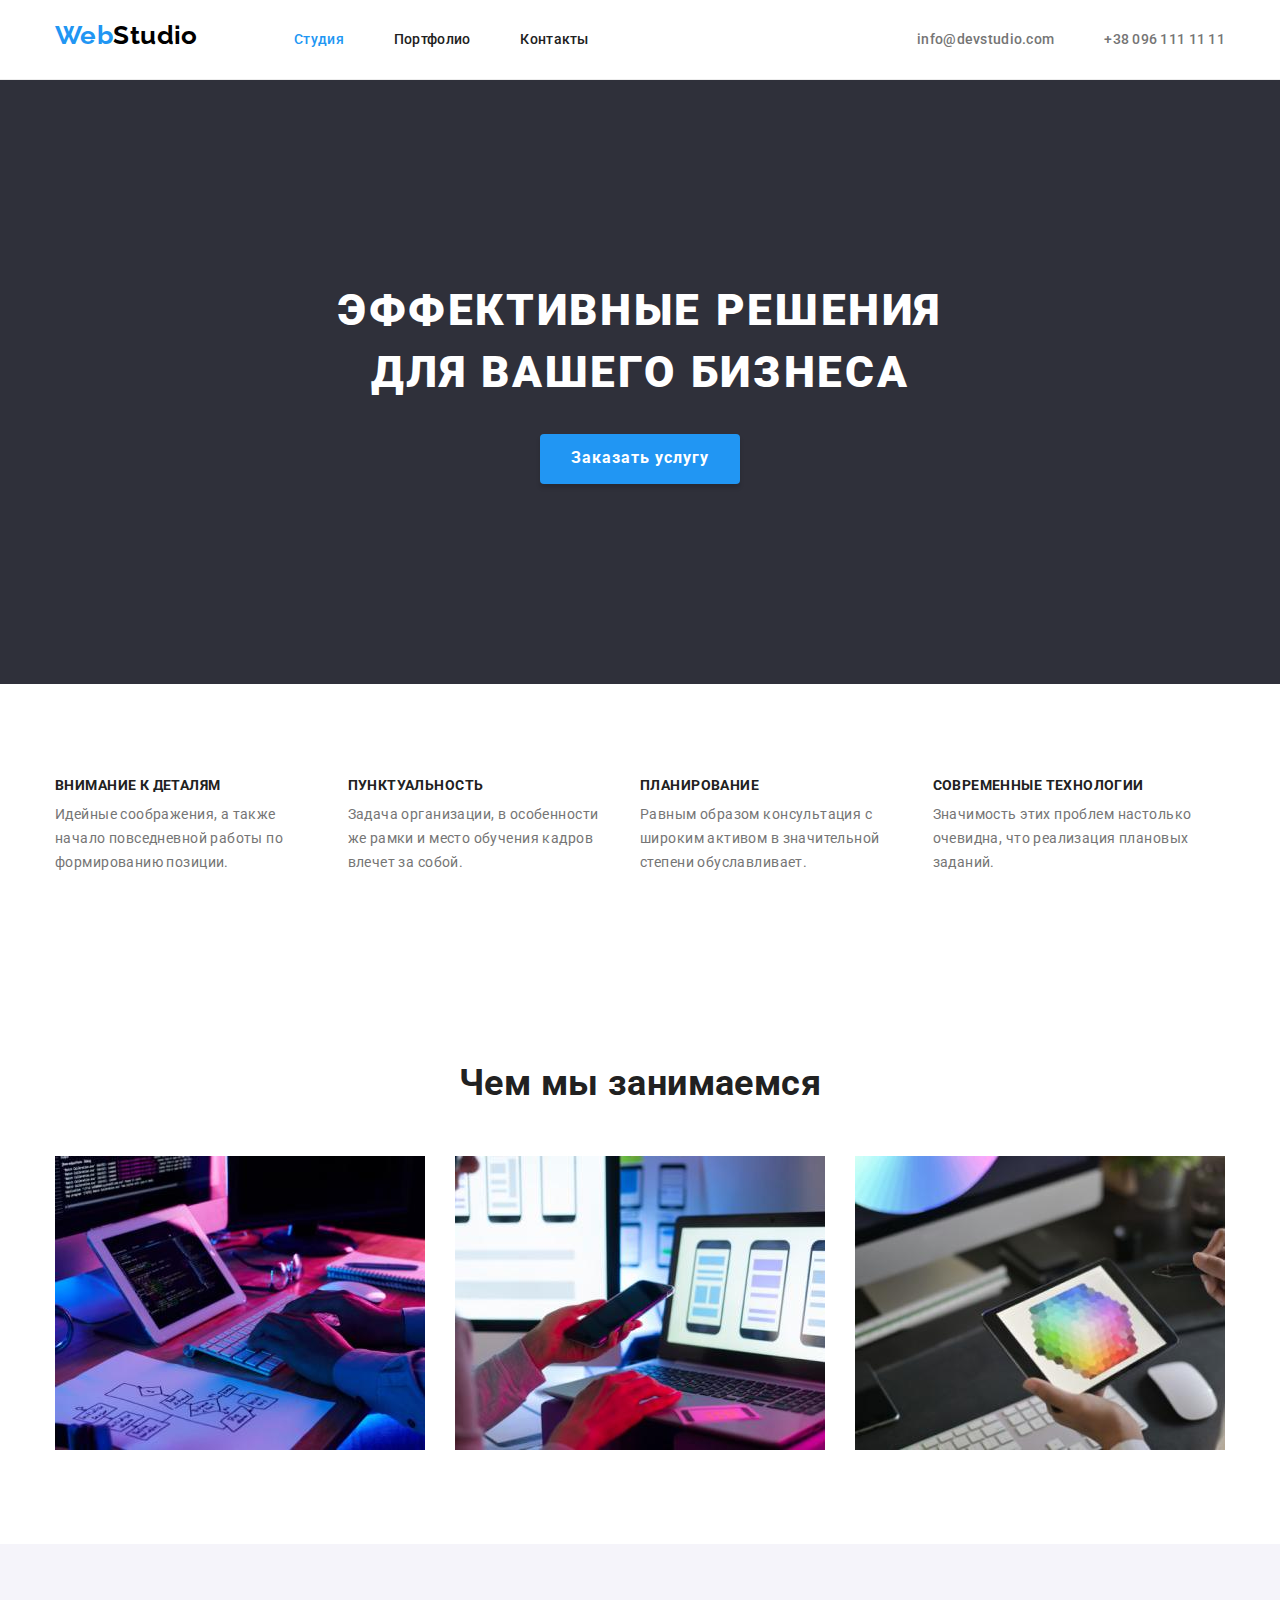
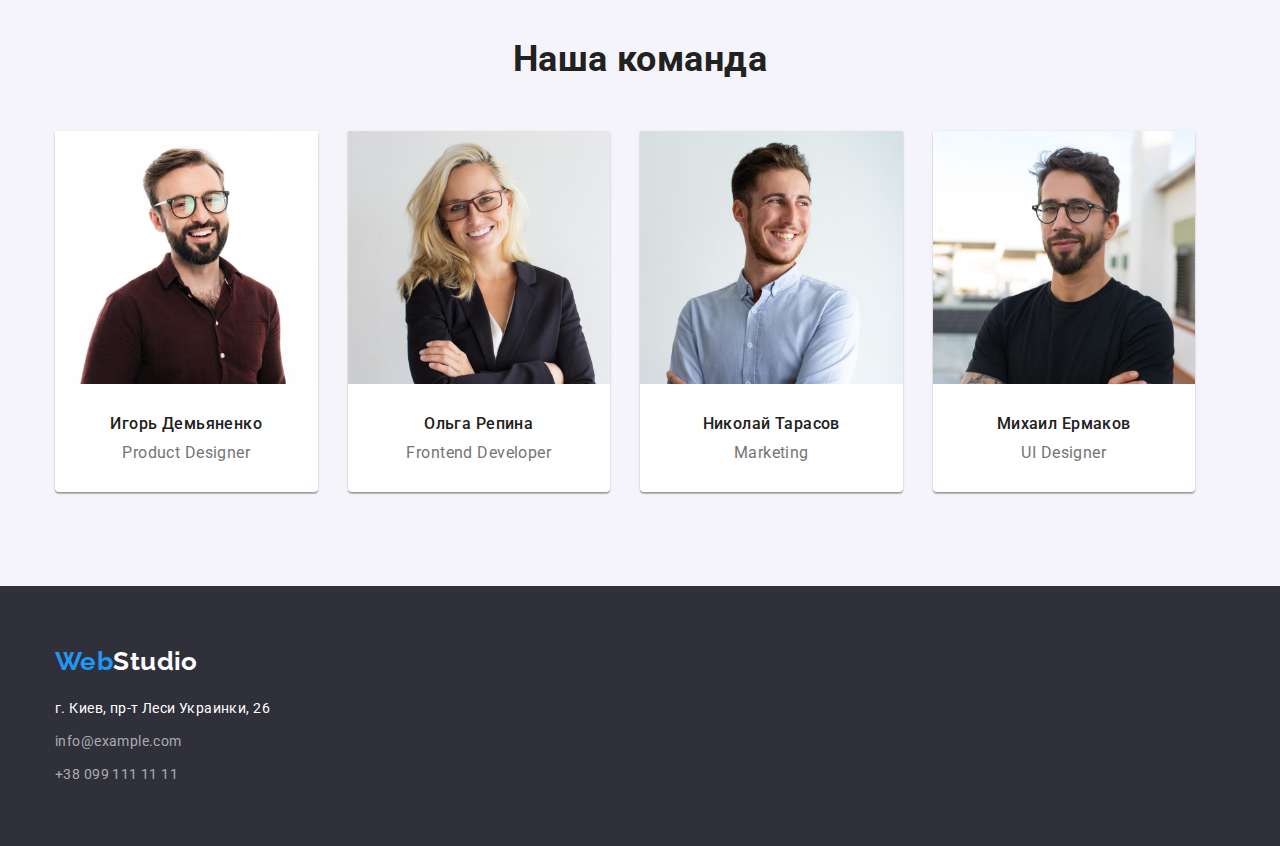
<file: index.html>
<!DOCTYPE html>
<html lang="ru">
  <head>
    <meta http-equiv="X-UA-Compatible" content="IE=edge" />
    <meta charset="UTF-8" />
    <meta name="viewport" content="width=device-width, initial-scale=1.0" />
    <title>WebStudio</title>
    <link rel="preconnect" href="https://fonts.gstatic.com" />
    <!-- Connecting Google fonts -->
    <link
      href="https://fonts.googleapis.com/css2?family=Raleway:wght@700&family=Roboto:wght@400;500;700;900&display=swap"
      rel="stylesheet"
    />
    <!-- Connecting CSS Styles -->
    <link
      rel="stylesheet"
      href="https://cdnjs.cloudflare.com/ajax/libs/modern-normalize/1.0.0/modern-normalize.min.css"
    />
    <link rel="stylesheet" href="css/styles.css" />
  </head>
  <body>
    <!-- Header -->
    <header class="page-header">
      <!-- Main navigation -->
      <div class="container">
        <nav>
          <!-- A logo is always a link -->
          <a class="link logo" href="./index.html" lang="en"
            ><span class="logo-accent">Web</span>Studio</a
          >

          <ul class="list site-nav">
            <li class="item">
              <a class="link current" href="./index.html">Студия</a>
            </li>
            <li class="item">
              <a class="link" href="./portfolio.html">Портфолио</a>
            </li>
            <li class="item"><a class="link" href="#">Контакты</a></li>
          </ul>
        </nav>

        <ul class="list site-nav-contacts">
          <li class="item">
            <a class="link" href="mailto:info@devstudio.com"
              >info@devstudio.com</a
            >
          </li>
          <li class="item">
            <a class="link" href="tel:+380961111111">+38 096 111 11 11</a>
          </li>
        </ul>
      </div>
    </header>

    <!-- Unique page content -->
    <main>
      <!-- Hero section -->
      <section class="hero-section">
        <div class="container">
          <h1 class="title page-title">
            Эффективные решения для вашего бизнеса
          </h1>
          <button type="button" class="hero-button hero-button-text">
            Заказать услугу
          </button>
        </div>
      </section>

      <!-- Advantages section -->
      <section class="section">
        <div class="container">
          <h2 class="title section-title visually-hidden">Наши преимущества</h2>
          <!-- Hide in CSS -->

          <ul class="list advantages-list">
            <li class="item">
              <h3 class="title advantages-title">Внимание к деталям</h3>
              <p>
                Идейные соображения, а также начало повседневной работы по
                формированию позиции.
              </p>
            </li>
            <li class="item">
              <h3 class="title advantages-title">Пунктуальность</h3>
              <p>
                Задача организации, в особенности же рамки и место обучения
                кадров влечет за собой.
              </p>
            </li>
            <li class="item">
              <h3 class="title advantages-title">Планирование</h3>
              <p>
                Равным образом консультация с широким активом в значительной
                степени обуславливает.
              </p>
            </li>
            <li class="item">
              <h3 class="title advantages-title">Современные технологии</h3>
              <p>
                Значимость этих проблем настолько очевидна, что реализация
                плановых заданий.
              </p>
            </li>
          </ul>
        </div>
      </section>

      <!-- What we do section-->
      <section class="section">
        <div class="container">
          <h2 class="title section-title what-we-do-title">
            Чем мы занимаемся
          </h2>

          <ul class="list what-we-do-list">
            <li class="item">
              <img
                src="./images/img1.jpg"
                alt="Программист, работающий на планшете"
                width="370"
              />
            </li>

            <li class="item">
              <img
                src="./images/img2.jpg"
                alt="Лэптоп с примерами работ"
                width="370"
              />
            </li>

            <li class="item">
              <img
                src="./images/img3.jpg"
                alt="Планшет с цветовой палитрой"
                width="370"
              />
            </li>
          </ul>
        </div>
      </section>

      <!-- Our team section -->
      <section class="section team-section">
        <div class="container">
          <h2 class="title section-title team-title">Наша команда</h2>

          <ul class="list team-list">
            <li class="item">
              <img src="./images/igor.jpg" alt="Игорь Демьяненко" width="270" />

              <div class="team-info">
                <h3 class="title team-names">Игорь Демьяненко</h3>
                <p class="team-position" lang="en">Product Designer</p>
              </div>
            </li>

            <li class="item">
              <img src="./images/olga.jpg" alt="Ольга Репина" width="270" />

              <div class="team-info">
                <h3 class="title team-names">Ольга Репина</h3>
                <p class="team-position" lang="en">Frontend Developer</p>
              </div>
            </li>

            <li class="item">
              <img src="./images/nick.jpg" alt="Николай Тарасов" width="270" />

              <div class="team-info">
                <h3 class="title team-names">Николай Тарасов</h3>
                <p class="team-position" lang="en">Marketing</p>
              </div>
            </li>

            <li class="item">
              <img
                src="./images/mikhail.jpg"
                alt="Михаил Ермаков"
                width="270"
              />

              <div class="team-info">
                <h3 class="title team-names">Михаил Ермаков</h3>
                <p class="team-position" lang="en">UI Designer</p>
              </div>
            </li>
          </ul>
        </div>
      </section>
    </main>

    <!-- Footer -->
    <footer class="footer">
      <div class="container">
        <a class="link logo logo-footer" href="/" lang="en"
          ><span class="logo-accent">Web</span>Studio</a
        >

        <address class="address">
          <p class="footer-address-text">г. Киев, пр-т Леси Украинки, 26</p>
          <ul class="list footer-contacts">
            <li class="item">
              <a class="link" href="mailto:info@example.com"
                >info@example.com</a
              >
            </li>
            <li class="item">
              <a class="link" href="tel:+380991111111">+38 099 111 11 11</a>
            </li>
          </ul>
        </address>
      </div>
    </footer>
  </body>
</html>
</file>
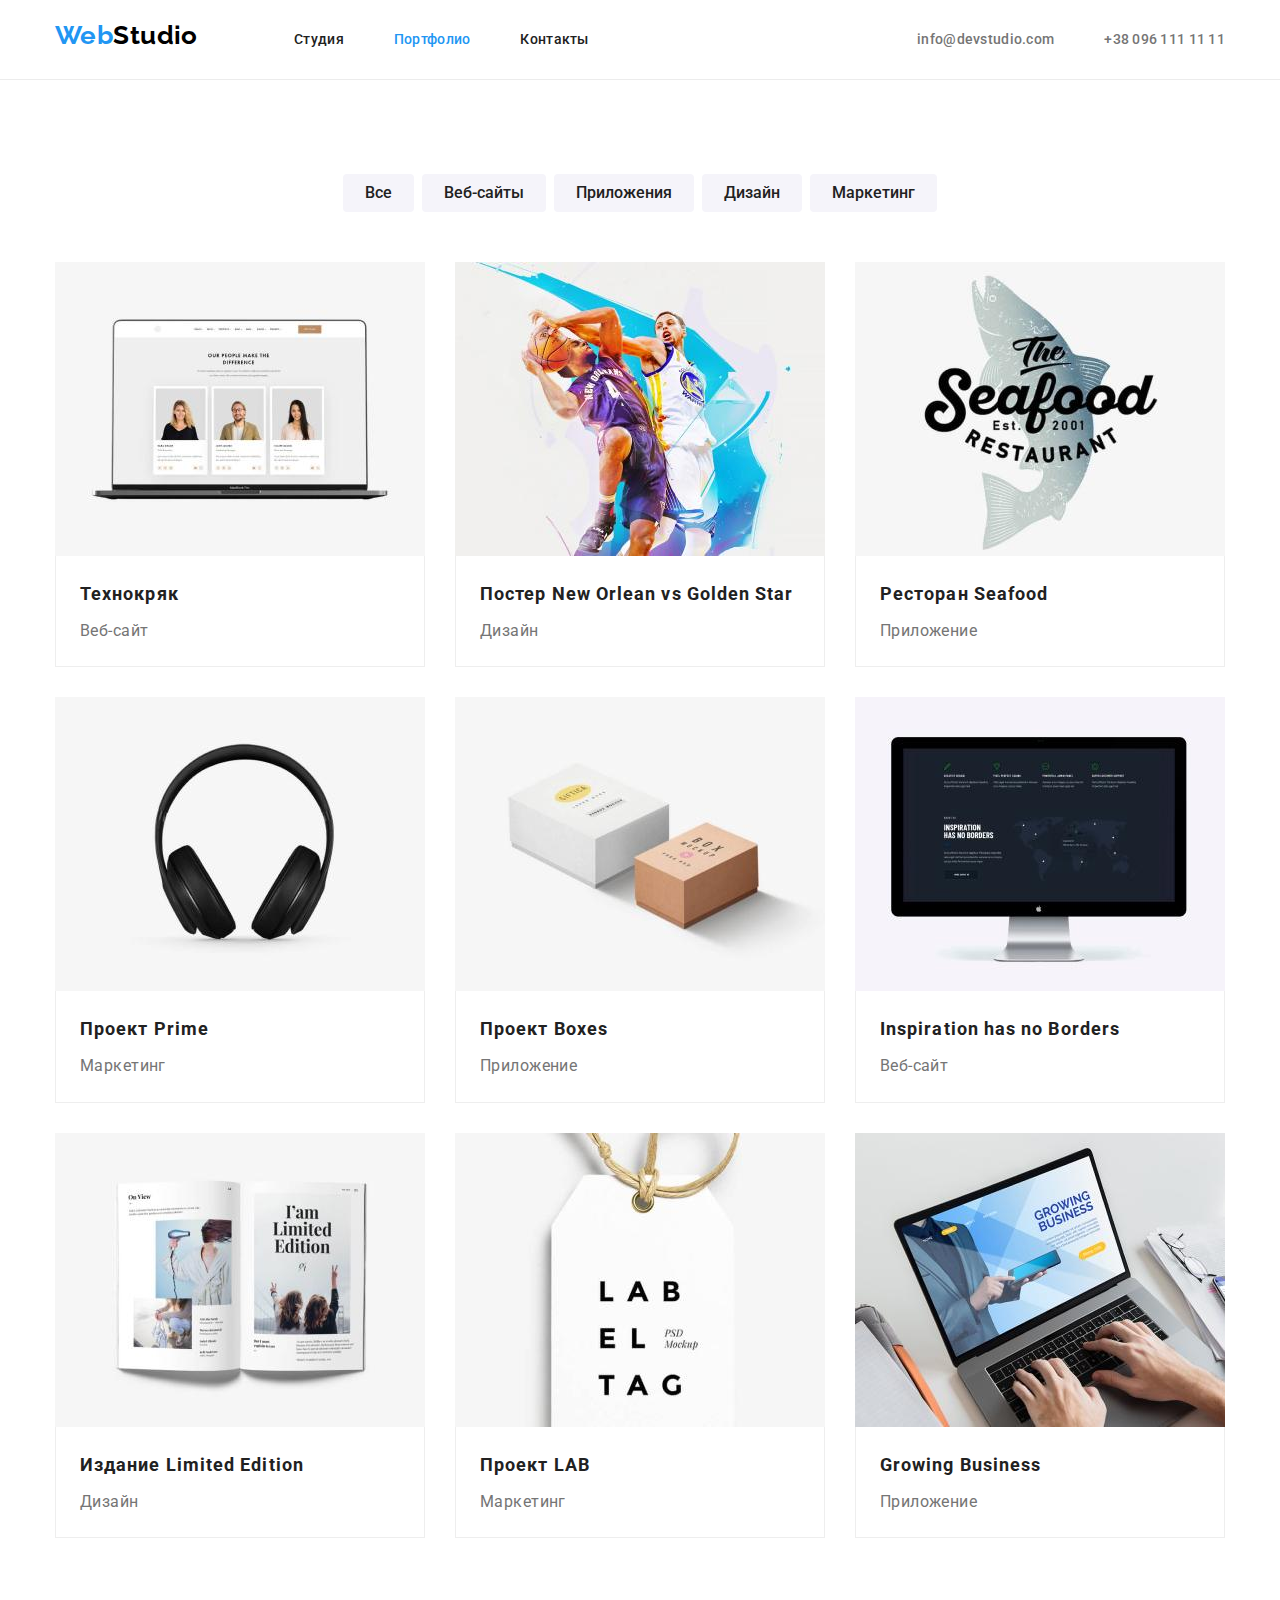
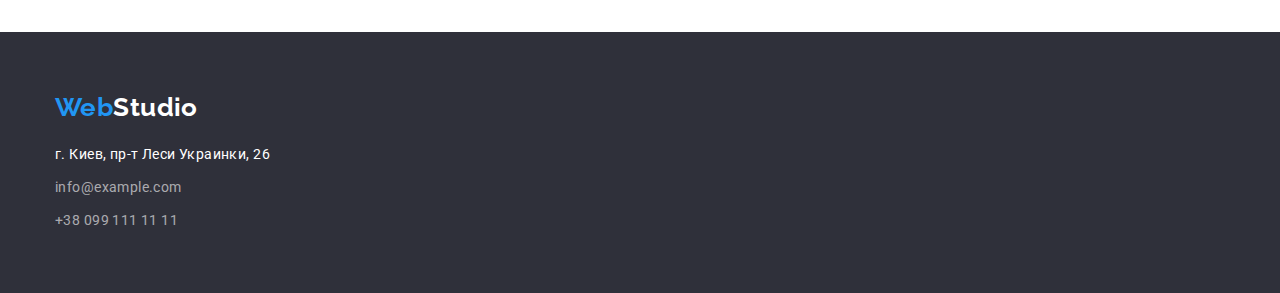
<file: portfolio.html>
<!DOCTYPE html>
<html lang="ru">
  <head>
    <meta charset="UTF-8" />
    <meta http-equiv="X-UA-Compatible" content="IE=edge" />
    <meta name="viewport" content="width=device-width, initial-scale=1.0" />
    <title>Portfolio</title>
    <link rel="preconnect" href="https://fonts.gstatic.com" />
    <!-- Connecting Google fonts-->
    <link
      href="https://fonts.googleapis.com/css2?family=Raleway:wght@700&family=Roboto:wght@400;500;700;900&display=swap"
      rel="stylesheet"
    />
    <!-- Connecting CSS Styles -->
    <link
      rel="stylesheet"
      href="https://cdnjs.cloudflare.com/ajax/libs/modern-normalize/1.0.0/modern-normalize.min.css"
    />
    <link rel="stylesheet" href="css/styles.css" />
  </head>
  <body>
    <!-- Header -->
    <header class="page-header">
      <!-- Main navigation -->
      <div class="container">
        <nav>
          <!-- A logo is always a link -->
          <a class="link logo" href="./index.html" lang="en"
            ><span class="logo-accent">Web</span>Studio</a
          >

          <ul class="list site-nav">
            <li class="item"><a class="link" href="./index.html">Студия</a></li>
            <li class="item">
              <a class="link current" href="./portfolio.html">Портфолио</a>
            </li>
            <li class="item"><a class="link" href="#">Контакты</a></li>
          </ul>
        </nav>

        <ul class="list site-nav-contacts">
          <li class="item">
            <a class="link" href="mailto:info@devstudio.com"
              >info@devstudio.com</a
            >
          </li>
          <li class="item">
            <a class="link" href="tel:+380961111111">+38 096 111 11 11</a>
          </li>
        </ul>
      </div>
    </header>

    <!-- Main container -->
    <main>
      <section class="section">
        <div class="container">
          <h1 class="title page-title visually-hidden">Наши работы</h1>
          <ul class="list filter">
            <li class="item">
              <button class="works-filter" type="button">Все</button>
            </li>
            <li class="item">
              <button class="works-filter" type="button">Веб-сайты</button>
            </li>
            <li class="item">
              <button class="works-filter" type="button">Приложения</button>
            </li>
            <li class="item">
              <button class="works-filter" type="button">Дизайн</button>
            </li>
            <li class="item">
              <button class="works-filter" type="button">Маркетинг</button>
            </li>
          </ul>

          <ul class="list works">
            <li class="item">
              <a class="link works-item" href=""
                ><img
                  src="./images/technocrack.jpg"
                  alt="Веб-сайт Технокряк"
                  width="370"
                />

               <div class="works-item-info">
                  <h3 class="title works-title">Технокряк</h3>
                <p class="works-desc">Веб-сайт</p></a
              >
               </div>
            </li>
            <li class="item">
              <a class="link works-item" href=""
                ><img
                  src="./images/neworlean.jpg"
                  alt="Постер New Orlean vs Golden Star"
                  width="370"
                />

              <div class="works-item-info">
                  <h3 class="title works-title">
                  Постер <span lang="en">New Orlean vs Golden Star</span>
                </h3>
                <p class="works-desc">Дизайн</p></a
              >
              </div>
            </li>
            <li class="item">
              <a class="link works-item" href=""
                ><img
                  src="./images/seafood.jpg"
                  alt="Ресторан Seafood"
                  width="370"
                />

               <div class="works-item-info">
                  <h3 class="title works-title">
                  Ресторан <span lang="en">Seafood</span>
                </h3>
                <p class="works-desc">Приложение</p></a
              >
               </div>
            </li>
            <li class="item">
              <a class="link works-item" href=""
                ><img src="./images/prime.jpg" alt="Проект Prime" width="370" />

               <div class="works-item-info">
                  <h3 class="title works-title">
                  Проект <span lang="en">Prime</span>
                </h3>
                <p class="works-desc">Маркетинг</p></a
              >
               </div>
            </li>
            <li class="item">
              <a class="link works-item" href=""
                ><img src="./images/boxes.jpg" alt="Проект Boxes" width="370" />

               <div class="works-item-info">
                  <h3 class="title works-title">
                  Проект <span lang="en">Boxes</span>
                </h3>
                <p class="works-desc">Приложение</p></a
              >
               </div>
            </li>
            <li class="item">
              <a class="link works-item" href=""
                ><img
                  src="./images/inspiration.jpg"
                  alt="Проект Inspiration has no Borders"
                  width="370"
                />

               <div class="works-item-info">
                  <h3 class="title works-title" lang="en">
                  Inspiration has no Borders
                </h3>
                <p class="works-desc">Веб-сайт</p></a
              >
               </div>
            </li>
            <li class="item">
              <a class="link works-item" href=""
                ><img
                  src="./images/limited-edition.jpg"
                  alt="Издание Limited Edition"
                  width="370"
                />

               <div class="works-item-info">
                  <h3 class="title works-title">
                  Издание <span lang="en">Limited Edition</span>
                </h3>
                <p class="works-desc">Дизайн</p></a
              >
               </div>
            </li>
            <li class="item">
              <a class="link works-item" href=""
                ><img src="./images/lab.jpg" alt="Проект LAB" width="370" />

                <div class="works-item-info">
                  <h3 class="title works-title">
                  Проект <span lang="en">LAB</span>
                </h3>
                <p class="works-desc">Маркетинг</p></a
              >
                </div>
            </li>
            <li class="item">
              <a class="link works-item" href=""
                ><img
                  src="./images/growing-business.jpg"
                  alt="Проект Growing Business"
                  width="370"
                />

              <div class="works-item-info">
                  <h3 class="title works-title" lang="en">Growing Business</h3>
                <p class="works-desc">Приложение</p></a
              >
              </div>
            </li>
            
          </ul>
        </div>
      </section>
    </main>

    <!-- Footer -->
    <footer class="footer">
      <div class="container">
        <a class="link logo logo-footer" href="/" lang="en"
          ><span class="logo-accent">Web</span>Studio</a
        >

        <address class="address">
          <p class="footer-address-text">г. Киев, пр-т Леси Украинки, 26</p>
          <ul class="list footer-contacts">
            <li class="item">
              <a class="link" href="mailto:info@example.com"
                >info@example.com</a
              >
            </li>
            <li class="item">
              <a class="link" href="tel:+380991111111">+38 099 111 11 11</a>
            </li>
          </ul>
        </address>
      </div>
    </footer>
  </body>
</html>
</file>
<file: css/styles.css>
html {
  box-sizing: border-box;
}

h1,
h2,
h3,
h4,
h5,
h6,
p,
ul {
  margin: 0;
}

:root {
  --main-text-cl: #757575;
  --title-cl: #212121;
  --accent-cl: #2196f3;
  --logo-black-cl: #000000;

  --main-bg-cl: #ffffff;
  --alt-bg-cl: #f5f4fa;
  --dark-bg-text-cl: #ffffff;
  --hero-footer-bg-cl: #2f303a;

  --main-font: 'Roboto', sans-serif;
  --alt-font: 'Raleway', sans-serif;

  --works-card-gap: 30px;
}

body {
  font-family: var(--main-font);
  font-size: 14px;
  line-height: 1.7;
  letter-spacing: 0.03em;
  color: var(--main-text-cl);
}

img {
  display: block;
  max-width: 100%;
}

/* Unility classes */

.container {
  width: 1200px;
  padding-left: 15px;
  padding-right: 15px;
  margin: 0 auto;
}

.link {
  color: inherit;
  text-decoration: none;
}

.link:hover,
.link:focus {
  color: var(--accent-cl);
}

.list {
  margin: 0;
  padding: 0;
  list-style: none;
}

.address {
  font-style: inherit;
}

/* Logo */

.logo {
  margin-right: 93px;
  font-family: var(--alt-font);
  font-weight: 700;
  font-size: 26px;
  line-height: 1.2;
  color: var(--logo-black-cl);
}

.logo-accent {
  color: var(--accent-cl);
}

.logo:hover,
.logo:focus {
  color: var(--logo-black-cl);
}

.logo-footer,
.logo-footer:hover,
.logo-footer:focus {
  color: var(--dark-bg-text-cl);
}

.section {
  padding-top: 94px;
  padding-bottom: 94px;
}

/* Titles */

.title {
  color: var(--title-cl);
}

.page-title {
  display: block;
  width: 696px;
  margin: 0 auto;
  margin-bottom: 30px;

  font-weight: 900;
  font-size: 44px;
  line-height: 1.4;
  letter-spacing: 0.06em;
  text-transform: uppercase;
  text-align: center;
  color: var(--dark-bg-text-cl);
}

.section-title {
  font-weight: 700;
  font-size: 36px;
  line-height: 1.2;
  text-align: center;
}

.advantages-title {
  font-size: inherit;
  font-weight: 700;
  line-height: 1.1;
  text-transform: uppercase;
}

/* Header and navigation */

.page-header {
  border-bottom: 1px solid #ececec;
}

.page-header .container {
  display: flex;
  align-items: center;
}

.site-nav {
  display: inline-flex;
  font-weight: 500;
  line-height: 1.1;
  letter-spacing: 0.02em;
  color: var(--title-cl);
}

.site-nav .item:not(:last-child) {
  margin-right: 50px;
}

/* Alt method */
/* .site-nav .item + .item {
  margin-left: 50px;
} */

.site-nav-contacts {
  margin-left: auto;
  display: flex;
  color: inherit;
  font-weight: 500;
  letter-spacing: 0.02em;
  line-height: 1.1;
}

.site-nav-contacts .item + .item {
  margin-left: 50px;
}

.site-nav .link.current {
  color: var(--accent-cl);
}

.site-nav .link {
  display: block;
  padding: 32px 0;
}

/* Hero section */

.hero-section {
  /* height: 600px; */
  background-color: var(--hero-footer-bg-cl);
  padding-top: 200px;
  padding-bottom: 200px;
  text-align: center;
}

.hero-button {
  /* margin-top: 30px; */
  width: 200px;
  height: 50px;
  padding: 0;

  border: 1px solid transparent;
  border-radius: 4px;
  background: var(--accent-cl);
  box-shadow: 0px 4px 4px rgba(0, 0, 0, 0.15);
  color: var(--dark-bg-text-cl);
}

.hero-button-text {
  font-weight: 700;
  font-size: 16px;
  line-height: 1.9;
  letter-spacing: 0.06em;
  color: var(--dark-bg-text-cl);
}

/* Advantages section */

.advantages-list {
  display: flex;
}

.advantages-list .item {
  flex-basis: calc(100% / 4 - 30px);
}

.advantages-list .item:not(:last-child) {
  margin-right: 30px;
}

.advantages-title {
  margin-bottom: 10px;
}

/* What we do section */

.what-we-do-title {
  margin-bottom: 50px;
}

.what-we-do-list {
  display: flex;
}

.what-we-do-list .item:not(:last-child) {
  margin-right: 30px;
}

/* Team */

.team-section {
  background-color: var(--alt-bg-cl);
}

.team-title {
  margin-bottom: 50px;
}

.team-list {
  display: flex;
}

.team-list .item {
  flex-basis: calc(100% / 4 - 30px);
  text-align: center;
  background: var(--main-bg-cl);
  border-radius: 0px 0px 4px 4px;
  box-shadow: 0px 1px 3px rgba(0, 0, 0, 0.12), 0px 1px 1px rgba(0, 0, 0, 0.14),
    0px 2px 1px rgba(0, 0, 0, 0.2);
}

.team-list .item:not(:last-child) {
  margin-right: 30px;
}

.team-info {
  padding: 30px 55px;
}

.team-names {
  margin-bottom: 10px;
  font-weight: 500;
  font-size: 16px;
  line-height: 1.2;
}

.team-position {
  font-size: 16px;
  line-height: 1.2;
}

/* Portfolio Page */

/* Works filter */

.filter {
  display: flex;
  justify-content: center;
  margin-bottom: 50px;
}

.filter .item:not(:last-child) {
  margin-right: 8px;
}

.works {
  display: flex;
  flex-wrap: wrap;
  margin-left: calc(-1 * var(--works-card-gap));
  margin-top: calc(-1 * var(--works-card-gap));
}

.works .item {
  flex-basis: calc(100% / 3 - var(--works-card-gap));
  margin-left: var(--works-card-gap);
  margin-top: var(--works-card-gap);
  background: var(--main-bg-cl);
}

.works-item-info {
  padding: 20px 24px;
  border-left: 1px solid #eeeeee;
  border-right: 1px solid #eeeeee;
  border-bottom: 1px solid #eeeeee;
}

.works-filter {
  padding: 6px 22px;
  font-weight: 500;
  font-size: 16px;
  line-height: 1.6;
  text-align: center;
  color: var(--title-cl);
  background-color: var(--alt-bg-cl);
  border-radius: 4px;
  border: none;
  cursor: pointer;
}

.works-filter:hover,
.works-filter:focus {
  background-color: var(--accent-cl);
  color: var(--dark-bg-text-cl);
}

/* Works description */

.works-desc {
  font-size: 16px;
  line-height: 1.9;
}

.works-item:hover,
.works-item:focus {
  color: var(--main-text-cl);
}

/* Works */

.works-title {
  margin-bottom: 4px;
  font-weight: 700;
  font-size: 18px;
  line-height: 2;
  letter-spacing: 0.06em;
}

/* Visually hidden */

.visually-hidden {
  position: absolute !important;
  clip: rect(1px 1px 1px 1px);
  clip: rect(1px, 1px, 1px, 1px);
  padding: 0 !important;
  border: 0 !important;
  height: 1px !important;
  width: 1px !important;
  overflow: hidden;
}

/* Footer */

.logo-footer {
  display: block;
  margin-bottom: 20px;
}

.footer {
  padding-top: 60px;
  padding-bottom: 60px;
  background-color: var(--hero-footer-bg-cl);
}

.footer-address-text {
  margin-bottom: 9px;
  color: var(--dark-bg-text-cl);
}

.footer-contacts {
  color: rgba(255, 255, 255, 0.6);
}

.footer-contacts .item + .item {
  margin-top: 9px;
}
</file>
